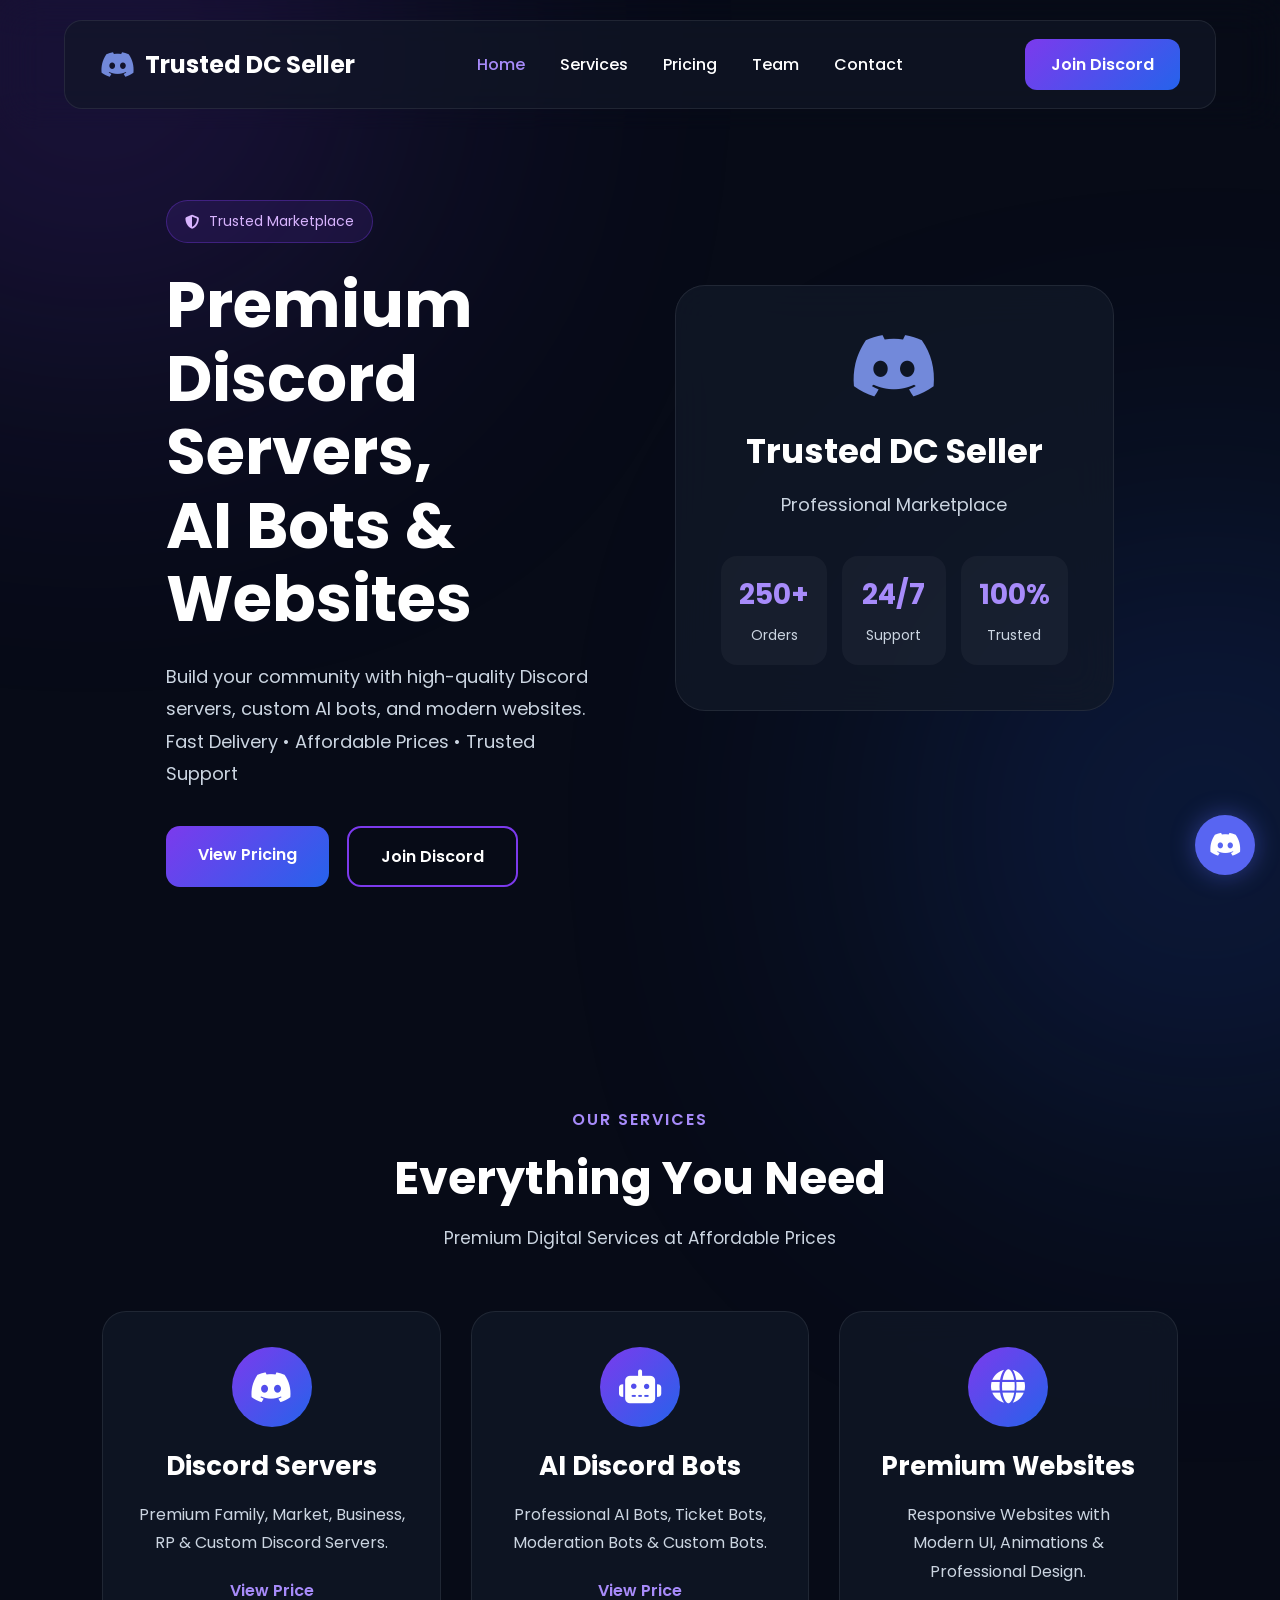
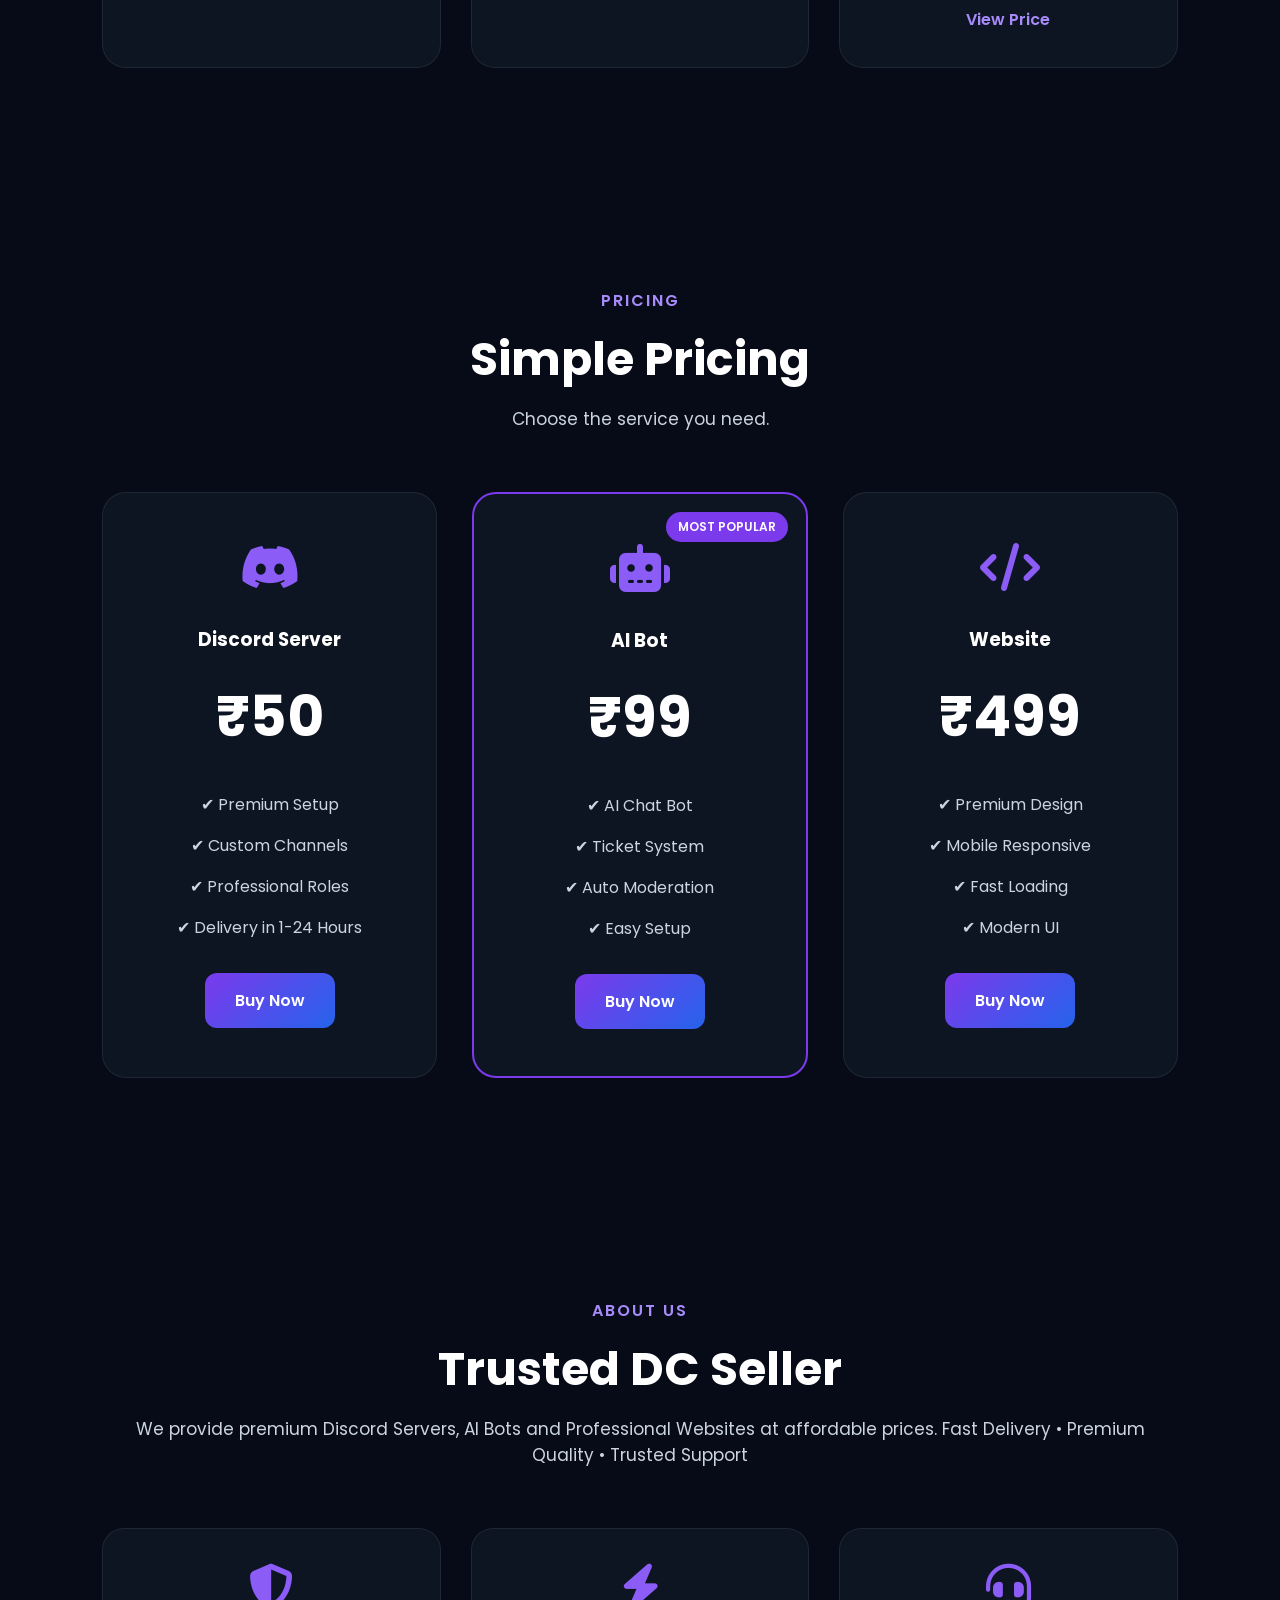
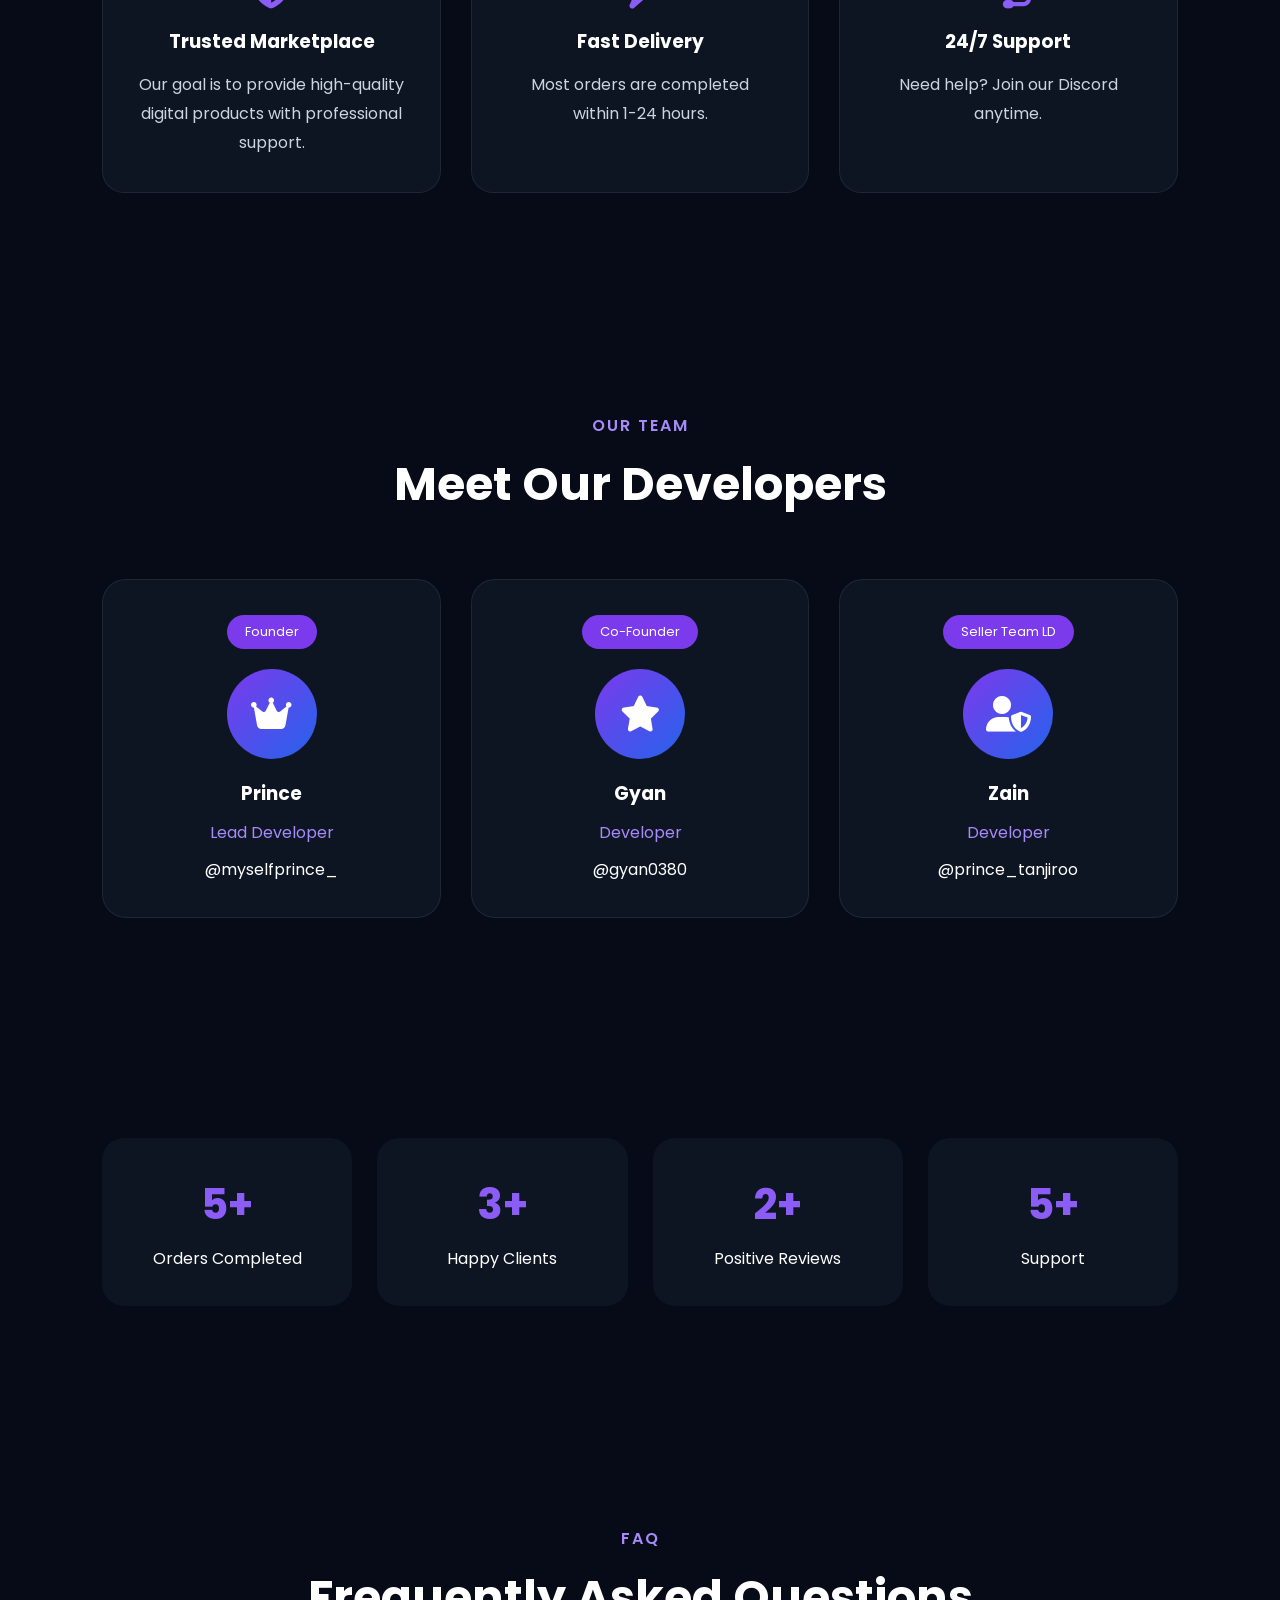
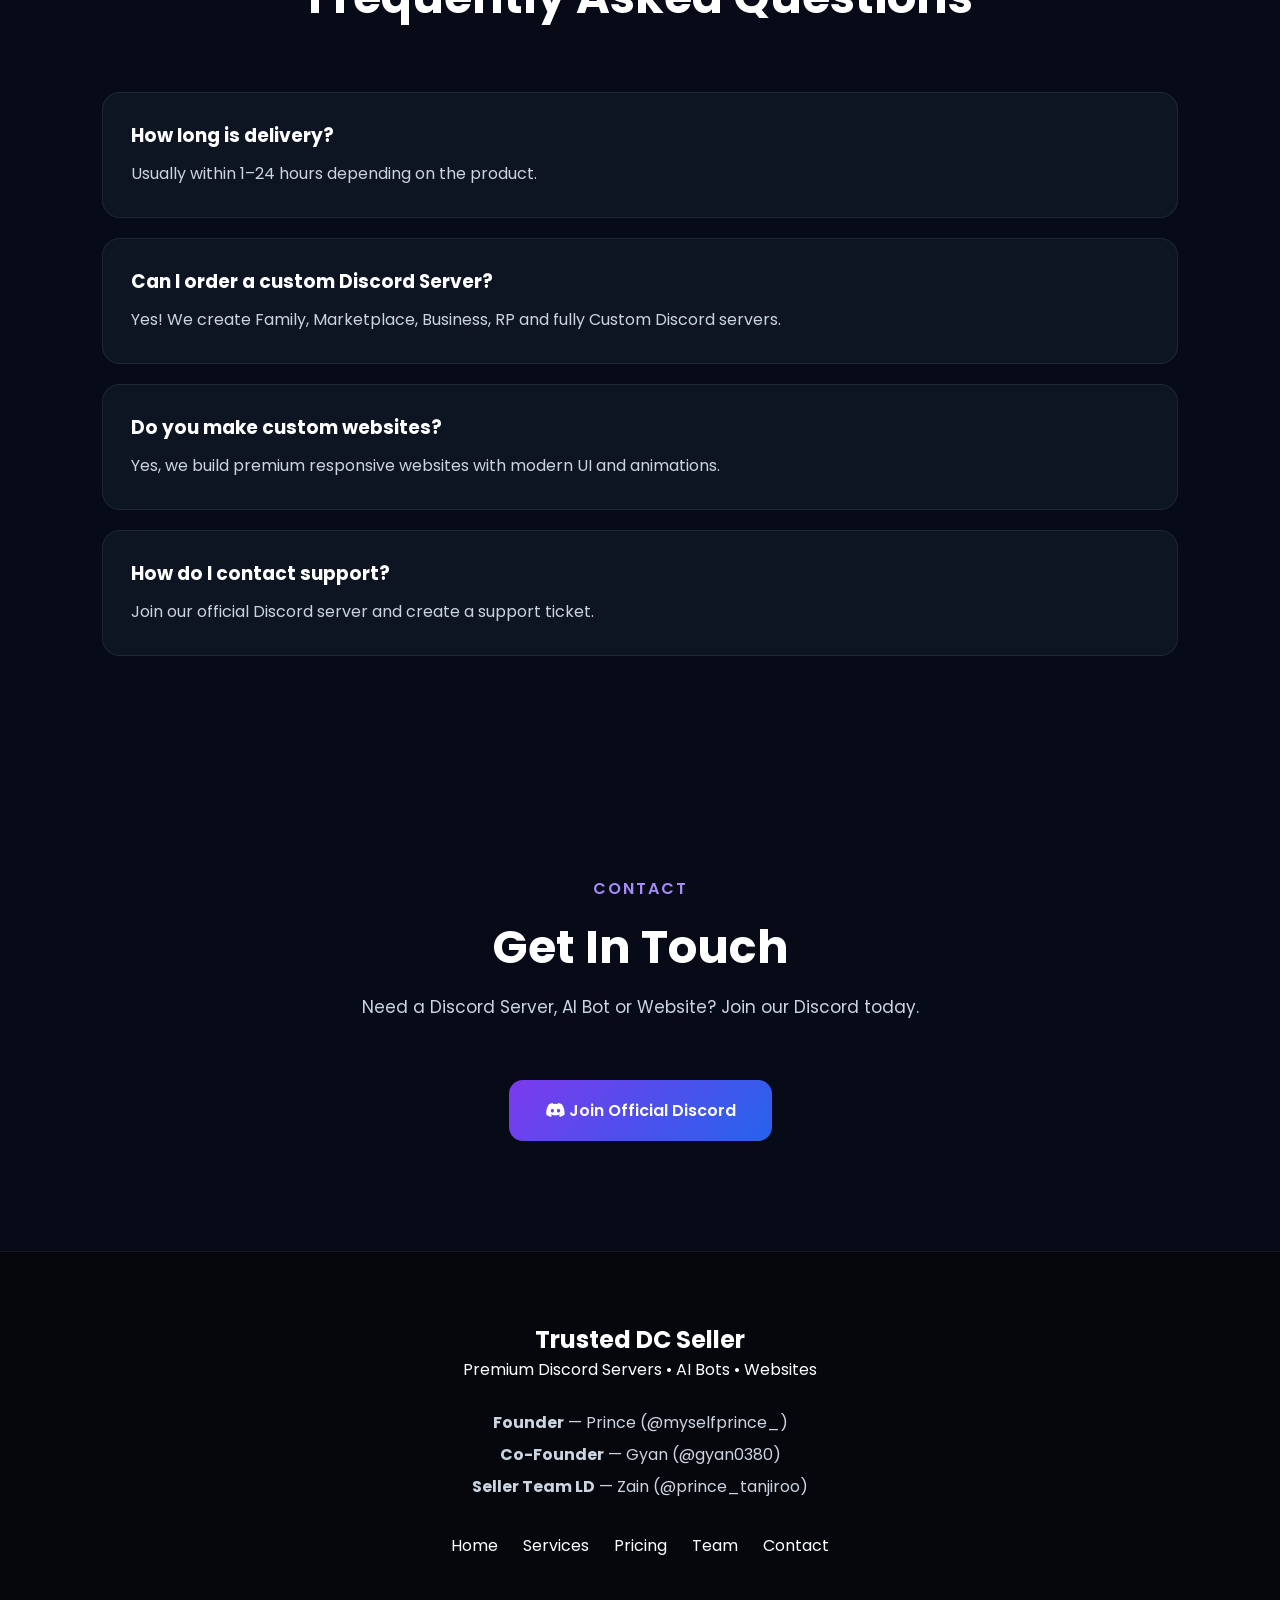
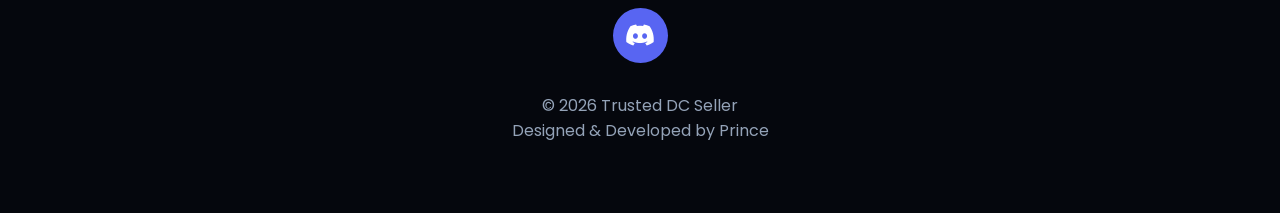
<file: index.html>
<!DOCTYPE html>
<html lang="en">

<head>

<meta charset="UTF-8">
<meta name="viewport" content="width=device-width, initial-scale=1.0">

<title>Trusted DC Seller | Premium Discord Servers</title>

<meta name="description"
content="Buy Premium Discord Servers, AI Bots & Websites at affordable prices.">

<link rel="stylesheet" href="style.css">

<link rel="preconnect" href="https://fonts.googleapis.com">
<link rel="preconnect" href="https://fonts.gstatic.com" crossorigin>

<link href="https://fonts.googleapis.com/css2?family=Poppins:wght@300;400;500;600;700;800&display=swap" rel="stylesheet">

<link rel="stylesheet"
href="https://cdnjs.cloudflare.com/ajax/libs/font-awesome/6.7.0/css/all.min.css">

</head>

<body>

<!-- Background -->

<div class="bg-blur bg1"></div>
<div class="bg-blur bg2"></div>

<!-- Navbar -->

<header>

<nav class="navbar">

<a href="#" class="logo">

<i class="fa-brands fa-discord"></i>

<span>Trusted DC Seller</span>

</a>

<ul class="nav-links">

<li><a href="#home">Home</a></li>

<li><a href="#services">Services</a></li>

<li><a href="#pricing">Pricing</a></li>

<li><a href="#team">Team</a></li>

<li><a href="#contact">Contact</a></li>

</ul>

<a href="https://discord.gg/3xh2aJM4d"
target="_blank"
class="discord-btn">

Join Discord

</a>

</nav>

</header>

<!-- Hero -->

<section class="hero" id="home">

<div class="hero-left">

<div class="hero-tag">

<i class="fa-solid fa-shield-halved"></i>

Trusted Marketplace

</div>

<h1>

Premium Discord Servers,<br>

AI Bots & Websites

</h1>

<p>

Build your community with high-quality Discord servers,
custom AI bots, and modern websites.

Fast Delivery • Affordable Prices • Trusted Support

</p>

<div class="hero-buttons">

<a href="#pricing" class="btn-primary">

View Pricing

</a>

<a href="https://discord.gg/3xh2aJM4d"

target="_blank"

class="btn-secondary">

Join Discord

</a>

</div>

</div>

<div class="hero-right">

<div class="hero-card">

<i class="fa-brands fa-discord"></i>

<h2>Trusted DC Seller</h2>

<p>

Professional Marketplace

</p>

<div class="hero-stats">

<div>

<h3>250+</h3>

<span>Orders</span>

</div>

<div>

<h3>24/7</h3>

<span>Support</span>

</div>

<div>

<h3>100%</h3>

<span>Trusted</span>

</div>

</div>

</div>

</div>

</section>
<!-- ===================================
        SERVICES
=================================== -->

<section class="services" id="services">

<div class="section-title">

<span>OUR SERVICES</span>

<h2>Everything You Need</h2>

<p>
Premium Digital Services at Affordable Prices
</p>

</div>

<div class="service-grid">

<div class="service-card">

<div class="service-icon">

<i class="fa-brands fa-discord"></i>

</div>

<h3>Discord Servers</h3>

<p>

Premium Family, Market,
Business, RP & Custom
Discord Servers.

</p>

<a href="#pricing">

View Price

</a>

</div>

<div class="service-card">

<div class="service-icon">

<i class="fa-solid fa-robot"></i>

</div>

<h3>AI Discord Bots</h3>

<p>

Professional AI Bots,
Ticket Bots,
Moderation Bots &
Custom Bots.

</p>

<a href="#pricing">

View Price

</a>

</div>

<div class="service-card">

<div class="service-icon">

<i class="fa-solid fa-globe"></i>

</div>

<h3>Premium Websites</h3>

<p>

Responsive Websites
with Modern UI,
Animations &
Professional Design.

</p>

<a href="#pricing">

View Price

</a>

</div>

</div>

</section>


<!-- ===================================
        PRICING
=================================== -->

<section class="pricing" id="pricing">

<div class="section-title">

<span>PRICING</span>

<h2>Simple Pricing</h2>

<p>

Choose the service you need.

</p>

</div>

<div class="pricing-grid">


<!-- Discord -->

<div class="price-card">

<div class="price-icon">

<i class="fa-brands fa-discord"></i>

</div>

<h3>Discord Server</h3>

<h1>

₹50

</h1>

<ul>

<li>

✔ Premium Setup

</li>

<li>

✔ Custom Channels

</li>

<li>

✔ Professional Roles

</li>

<li>

✔ Delivery in 1-24 Hours

</li>

</ul>

<a href="https://discord.gg/3xh2aJM4d"

target="_blank"

class="buy-btn">

Buy Now

</a>

</div>



<!-- AI BOT -->

<div class="price-card featured">

<div class="popular">

MOST POPULAR

</div>

<div class="price-icon">

<i class="fa-solid fa-robot"></i>

</div>

<h3>AI Bot</h3>

<h1>

₹99

</h1>

<ul>

<li>

✔ AI Chat Bot

</li>

<li>

✔ Ticket System

</li>

<li>

✔ Auto Moderation

</li>

<li>

✔ Easy Setup

</li>

</ul>

<a href="https://discord.gg/3xh2aJM4d"

target="_blank"

class="buy-btn">

Buy Now

</a>

</div>



<!-- WEBSITE -->

<div class="price-card">

<div class="price-icon">

<i class="fa-solid fa-code"></i>

</div>

<h3>Website</h3>

<h1>

₹499

</h1>

<ul>

<li>

✔ Premium Design

</li>

<li>

✔ Mobile Responsive

</li>

<li>

✔ Fast Loading

</li>

<li>

✔ Modern UI

</li>

</ul>

<a href="https://discord.gg/3xh2aJM4d"

target="_blank"

class="buy-btn">

Buy Now

</a>

</div>

</div>

</section>
<!-- ===================================
        ABOUT
=================================== -->

<section class="about" id="about">

<div class="section-title">

<span>ABOUT US</span>

<h2>Trusted DC Seller</h2>

<p>

We provide premium Discord Servers, AI Bots and
Professional Websites at affordable prices.

Fast Delivery • Premium Quality • Trusted Support

</p>

</div>

<div class="about-box">

<div class="about-card">

<i class="fa-solid fa-shield-halved"></i>

<h3>Trusted Marketplace</h3>

<p>

Our goal is to provide high-quality digital products
with professional support.

</p>

</div>

<div class="about-card">

<i class="fa-solid fa-bolt"></i>

<h3>Fast Delivery</h3>

<p>

Most orders are completed within
1-24 hours.

</p>

</div>

<div class="about-card">

<i class="fa-solid fa-headset"></i>

<h3>24/7 Support</h3>

<p>

Need help?
Join our Discord anytime.

</p>

</div>

</div>

</section>



<!-- ===================================
        TEAM
=================================== -->

<section id="team" class="team">

<div class="section-title">

<span>OUR TEAM</span>

<h2>Meet Our Developers</h2>

</div>

<div class="team-grid">


<!-- Founder -->

<div class="team-card">

<div class="team-role founder">

Founder

</div>

<div class="team-icon">

<i class="fa-solid fa-crown"></i>

</div>

<h3>Prince</h3>

<p class="position">

Lead Developer

</p>

<p>

@myselfprince_

</p>

</div>



<!-- Co Founder -->

<div class="team-card">

<div class="team-role cofounder">

Co-Founder

</div>

<div class="team-icon">

<i class="fa-solid fa-star"></i>

</div>

<h3>Gyan</h3>

<p class="position">

Developer

</p>

<p>

@gyan0380

</p>

</div>



<!-- Seller Team -->

<div class="team-card">

<div class="team-role seller">

Seller Team LD

</div>

<div class="team-icon">

<i class="fa-solid fa-user-shield"></i>

</div>

<h3>Zain</h3>

<p class="position">

Developer

</p>

<p>

@prince_tanjiroo

</p>

</div>

</div>

</section>



<!-- ===================================
        LIVE STATS
=================================== -->

<section class="stats">

<div class="stat-box">

<h2>250+</h2>

<p>Orders Completed</p>

</div>

<div class="stat-box">

<h2>150+</h2>

<p>Happy Clients</p>

</div>

<div class="stat-box">

<h2>99%</h2>

<p>Positive Reviews</p>

</div>

<div class="stat-box">

<h2>24/7</h2>

<p>Support</p>

</div>

</section>
<!-- ===================================
        FAQ
=================================== -->

<section class="faq" id="faq">

<div class="section-title">

<span>FAQ</span>

<h2>Frequently Asked Questions</h2>

</div>

<div class="faq-container">

<div class="faq-item">

<h3>How long is delivery?</h3>

<p>
Usually within 1–24 hours depending on the product.
</p>

</div>

<div class="faq-item">

<h3>Can I order a custom Discord Server?</h3>

<p>
Yes! We create Family, Marketplace, Business, RP and fully Custom Discord servers.
</p>

</div>

<div class="faq-item">

<h3>Do you make custom websites?</h3>

<p>
Yes, we build premium responsive websites with modern UI and animations.
</p>

</div>

<div class="faq-item">

<h3>How do I contact support?</h3>

<p>
Join our official Discord server and create a support ticket.
</p>

</div>

</div>

</section>



<!-- ===================================
        CONTACT
=================================== -->

<section class="contact" id="contact">

<div class="section-title">

<span>CONTACT</span>

<h2>Get In Touch</h2>

<p>

Need a Discord Server, AI Bot or Website?
Join our Discord today.

</p>

</div>

<div class="contact-box">

<a href="https://discord.gg/3xh2aJM4d"
target="_blank"
class="contact-btn">

<i class="fa-brands fa-discord"></i>

Join Official Discord

</a>

</div>

</section>



<!-- ===================================
        FOOTER
=================================== -->

<footer>

<div class="footer-content">

<h2>Trusted DC Seller</h2>

<p>

Premium Discord Servers • AI Bots • Websites

</p>

<div class="footer-team">

<p><strong>Founder</strong> — Prince (@myselfprince_)</p>

<p><strong>Co-Founder</strong> — Gyan (@gyan0380)</p>

<p><strong>Seller Team LD</strong> — Zain (@prince_tanjiroo)</p>

</div>

<div class="footer-links">

<a href="#home">Home</a>

<a href="#services">Services</a>

<a href="#pricing">Pricing</a>

<a href="#team">Team</a>

<a href="#contact">Contact</a>

</div>

<div class="footer-social">

<a href="https://discord.gg/3xh2aJM4d" target="_blank">

<i class="fa-brands fa-discord"></i>

</a>

</div>

<p class="copyright">

© 2026 Trusted DC Seller

<br>

Designed & Developed by Prince

</p>

</div>

</footer>



<!-- Floating Discord Button -->

<a href="https://discord.gg/3xh2aJM4d"
target="_blank"
class="floating-discord">

<i class="fa-brands fa-discord"></i>

</a>



<!-- Back To Top -->

<button id="topBtn">

<i class="fa-solid fa-arrow-up"></i>

</button>



<script src="script.js"></script>

</body>
</html>
</file>
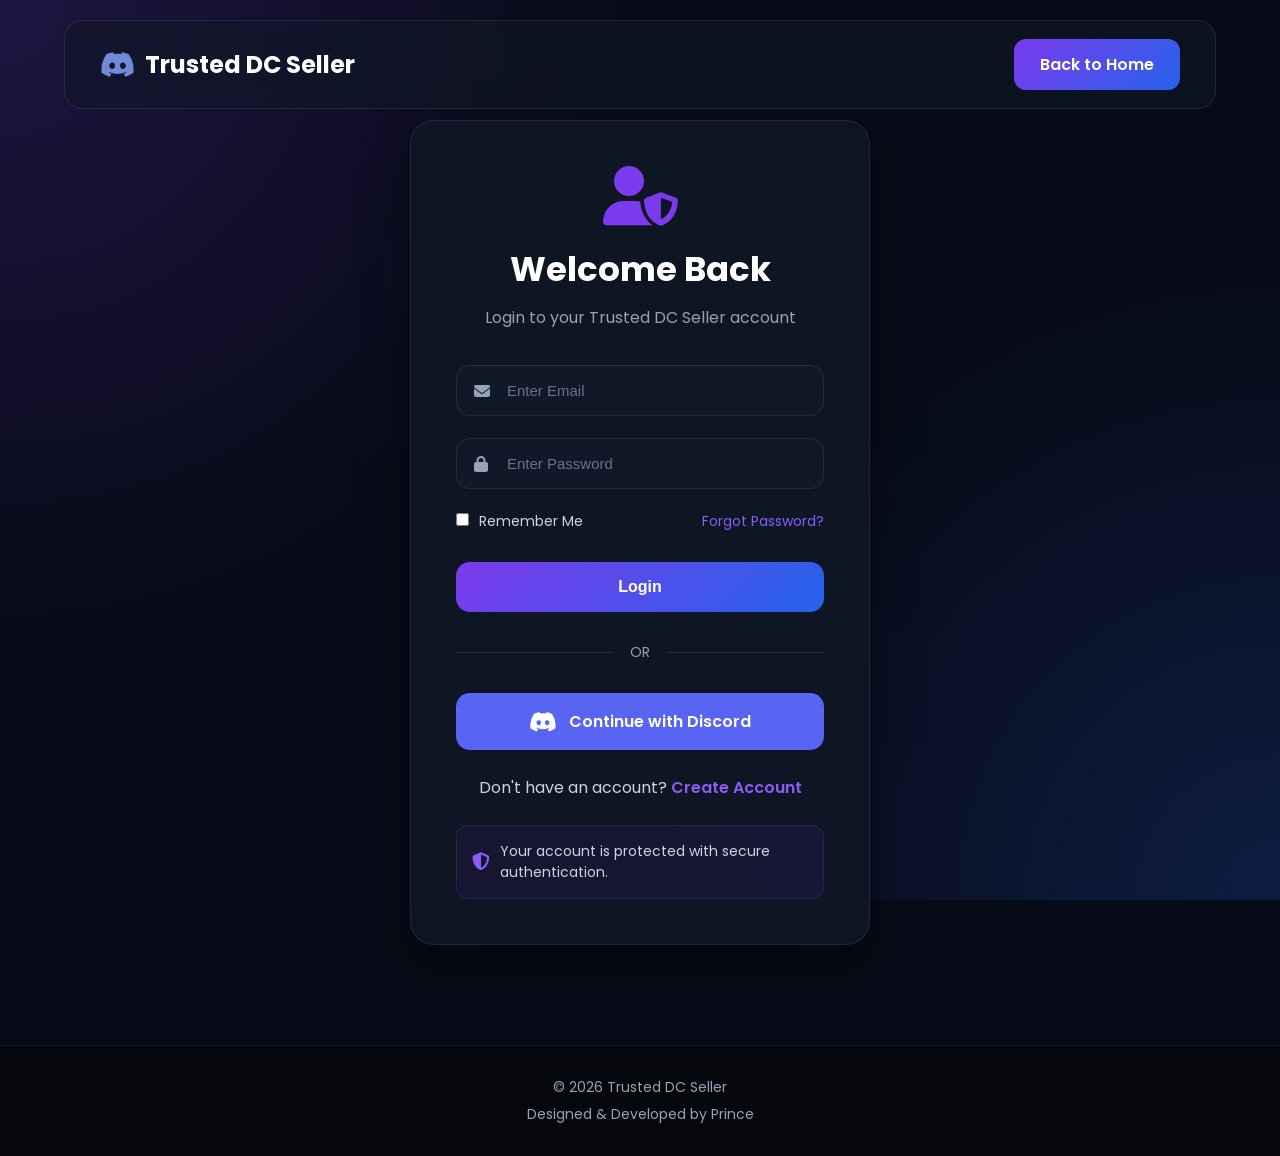
<file: login.html>
<!DOCTYPE html>
<html lang="en">

<head>

    <meta charset="UTF-8">
    <meta name="viewport" content="width=device-width, initial-scale=1.0">

    <title>Login | Trusted DC Seller</title>

    <link rel="stylesheet" href="style.css">

    <link rel="preconnect" href="https://fonts.googleapis.com">

    <link rel="preconnect" href="https://fonts.gstatic.com" crossorigin>

    <link href="https://fonts.googleapis.com/css2?family=Poppins:wght@300;400;500;600;700;800&display=swap" rel="stylesheet">

    <link rel="stylesheet"
        href="https://cdnjs.cloudflare.com/ajax/libs/font-awesome/6.7.0/css/all.min.css">

</head>

<body>

<div class="login-bg"></div>

<header>

<nav class="navbar">

<a href="index.html" class="logo">

<i class="fa-brands fa-discord"></i>

<span>Trusted DC Seller</span>

</a>

<a href="index.html" class="discord-btn">

Back to Home

</a>

</nav>

</header>

<section class="login-page">

<div class="login-card">

<div class="login-top">

<i class="fa-solid fa-user-shield"></i>

<h2>Welcome Back</h2>

<p>

Login to your Trusted DC Seller account

</p>

</div>

<form id="loginForm">

<div class="input-box">

<i class="fa-solid fa-envelope"></i>

<input
type="email"
id="email"
placeholder="Enter Email"
required>

</div>

<div class="input-box">

<i class="fa-solid fa-lock"></i>

<input
type="password"
id="password"
placeholder="Enter Password"
required>

</div>

<div class="remember">

<label>

<input type="checkbox">

Remember Me

</label>

<a href="#">

Forgot Password?

</a>

</div>

<button
type="submit"
class="login-btn">

Login

</button>
<!-- Divider -->

<div class="login-divider">

<span>OR</span>

</div>

<!-- Discord Login Button -->

<a href="https://discord.gg/3xh2aJM4d"

target="_blank"

class="discord-login">

<i class="fa-brands fa-discord"></i>

Continue with Discord

</a>

<!-- Register -->

<div class="register-link">

<p>

Don't have an account?

<a href="register.html">

Create Account

</a>

</p>

</div>

<!-- Security Notice -->

<div class="login-info">

<i class="fa-solid fa-shield-halved"></i>

<span>

Your account is protected with secure authentication.

</span>

</div>

</form>

</div>

</section>

<footer class="login-footer">

<p>

© 2026 Trusted DC Seller

</p>

<p>

Designed & Developed by Prince

</p>

</footer>

<script src="script.js"></script>

</body>
</html>
</file>
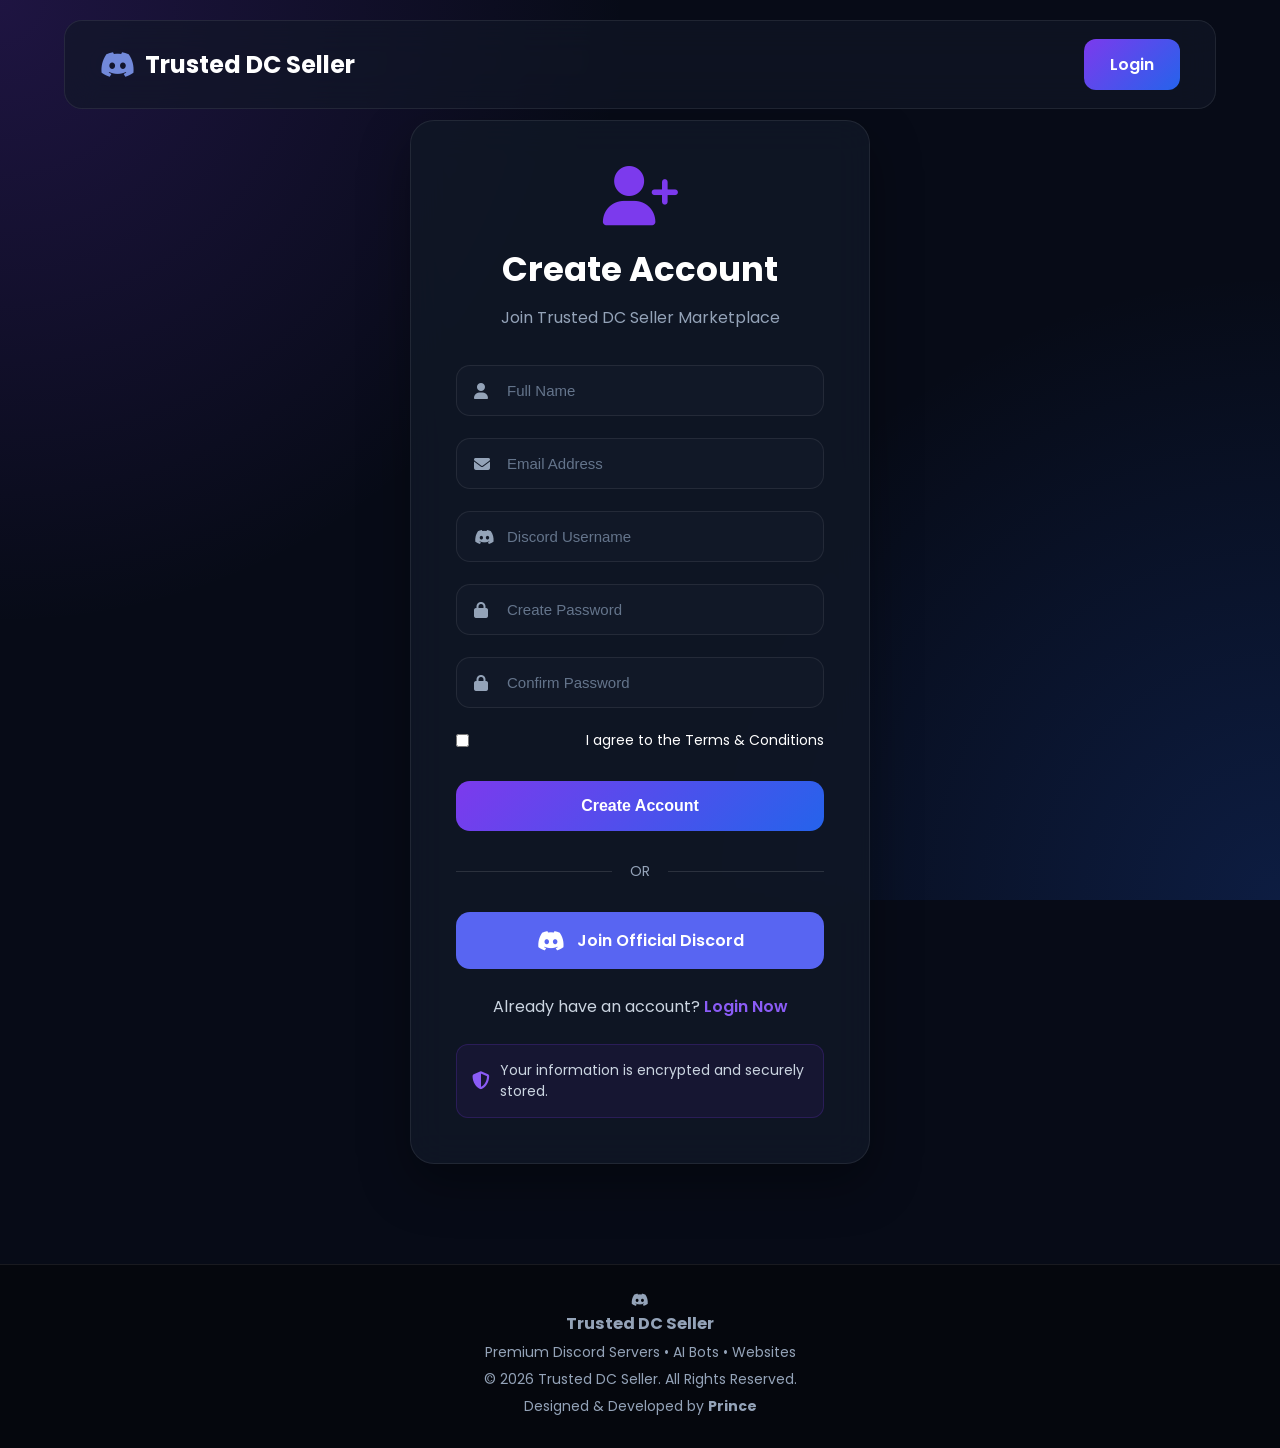
<file: register.html>
<!DOCTYPE html>
<html lang="en">

<head>

<meta charset="UTF-8">
<meta name="viewport" content="width=device-width, initial-scale=1.0">

<title>Create Account | Trusted DC Seller</title>

<link rel="stylesheet" href="style.css">

<link rel="preconnect" href="https://fonts.googleapis.com">

<link rel="preconnect" href="https://fonts.gstatic.com" crossorigin>

<link href="https://fonts.googleapis.com/css2?family=Poppins:wght@300;400;500;600;700;800&display=swap" rel="stylesheet">

<link rel="stylesheet"
href="https://cdnjs.cloudflare.com/ajax/libs/font-awesome/6.7.0/css/all.min.css">

</head>

<body>

<div class="login-bg"></div>

<header>

<nav class="navbar">

<a href="index.html" class="logo">

<i class="fa-brands fa-discord"></i>

<span>Trusted DC Seller</span>

</a>

<a href="login.html" class="discord-btn">

Login

</a>

</nav>

</header>

<section class="login-page">

<div class="login-card">

<div class="login-top">

<i class="fa-solid fa-user-plus"></i>

<h2>Create Account</h2>

<p>

Join Trusted DC Seller Marketplace

</p>

</div>

<form id="registerForm">

<div class="input-box">

<i class="fa-solid fa-user"></i>

<input
type="text"
id="fullname"
placeholder="Full Name"
required>

</div>

<div class="input-box">

<i class="fa-solid fa-envelope"></i>

<input
type="email"
id="email"
placeholder="Email Address"
required>

</div>

<div class="input-box">

<i class="fa-brands fa-discord"></i>

<input
type="text"
id="discord"
placeholder="Discord Username"
required>

</div>

<div class="input-box">

<i class="fa-solid fa-lock"></i>

<input
type="password"
id="password"
placeholder="Create Password"
required>

</div>

<div class="input-box">

<i class="fa-solid fa-lock"></i>

<input
type="password"
id="confirmPassword"
placeholder="Confirm Password"
required>

</div>

<label class="remember">

<input type="checkbox" required>

I agree to the Terms & Conditions

</label>

<button
type="submit"
class="login-btn">

Create Account

</button>
<!-- Divider -->

<div class="login-divider">

<span>OR</span>

</div>

<!-- Discord Join -->

<a href="https://discord.gg/3xh2aJM4d"

target="_blank"

class="discord-login">

<i class="fa-brands fa-discord"></i>

Join Official Discord

</a>

<!-- Login Link -->

<div class="register-link">

<p>

Already have an account?

<a href="login.html">

Login Now

</a>

</p>

</div>

<!-- Security Notice -->

<div class="login-info">

<i class="fa-solid fa-shield-halved"></i>

<span>

Your information is encrypted and securely stored.

</span>

</div>

</form>

</div>

</section>

<footer class="login-footer">

<div class="footer-logo">

<i class="fa-brands fa-discord"></i>

<h3>Trusted DC Seller</h3>

</div>

<p>

Premium Discord Servers • AI Bots • Websites

</p>

<p>

© 2026 Trusted DC Seller. All Rights Reserved.

</p>

<p>

Designed & Developed by <strong>Prince</strong>

</p>

</footer>

<script src="script.js"></script>

</body>
</html>
</file>
<file: style.css>
/* ==========================================
   TRUSTED DC SELLER V6
   CSS PART 1
========================================== */

@import url('https://fonts.googleapis.com/css2?family=Poppins:wght@300;400;500;600;700;800&display=swap');

:root{

--primary:#7c3aed;
--secondary:#2563eb;
--bg:#070b17;
--card:#111827;
--white:#ffffff;
--text:#cbd5e1;
--border:rgba(255,255,255,.08);

}

*{
margin:0;
padding:0;
box-sizing:border-box;
scroll-behavior:smooth;
}

body{

font-family:'Poppins',sans-serif;
background:var(--bg);
color:var(--white);
overflow-x:hidden;

}

/* Scrollbar */

::-webkit-scrollbar{

width:10px;

}

::-webkit-scrollbar-thumb{

background:var(--primary);
border-radius:20px;

}

::-webkit-scrollbar-track{

background:#090d18;

}


/* Background */

.bg-blur{

position:fixed;

width:550px;
height:550px;

border-radius:50%;

filter:blur(170px);

z-index:-5;

opacity:.25;

}

.bg1{

background:#7c3aed;

top:-220px;
left:-180px;

}

.bg2{

background:#2563eb;

right:-200px;
bottom:-200px;

}


/* Navbar */

header{

width:100%;

position:fixed;

top:0;

left:0;

z-index:999;

padding:20px 0;

}

.navbar{

width:90%;

margin:auto;

display:flex;

align-items:center;

justify-content:space-between;

padding:18px 35px;

background:rgba(17,24,39,.65);

backdrop-filter:blur(18px);

border:1px solid var(--border);

border-radius:18px;

}

.logo{

display:flex;

align-items:center;

gap:10px;

font-size:24px;

font-weight:700;

color:white;

text-decoration:none;

}

.logo i{

color:#7289da;

font-size:28px;

}

.nav-links{

display:flex;

list-style:none;

gap:35px;

}

.nav-links a{

text-decoration:none;

color:white;

font-weight:500;

transition:.3s;

}

.nav-links a:hover{

color:#a78bfa;

}

.discord-btn{

padding:13px 26px;

background:linear-gradient(135deg,var(--primary),var(--secondary));

border-radius:12px;

text-decoration:none;

color:white;

font-weight:600;

transition:.35s;

}

.discord-btn:hover{

transform:translateY(-4px);

box-shadow:0 0 25px rgba(124,58,237,.45);

}


/* Hero */

.hero{

width:90%;

margin:auto;

min-height:100vh;

display:grid;

grid-template-columns:1fr 1fr;

align-items:center;

gap:70px;

}

.hero-left{

padding-top:90px;

}

.hero-tag{

display:inline-flex;

align-items:center;

gap:10px;

padding:10px 18px;

background:rgba(124,58,237,.12);

border:1px solid rgba(124,58,237,.35);

border-radius:40px;

color:#d8b4fe;

font-size:14px;

margin-bottom:25px;

}

.hero h1{

font-size:64px;

line-height:1.15;

margin-bottom:25px;

}

.hero p{

font-size:18px;

line-height:1.8;

color:var(--text);

margin-bottom:35px;

max-width:620px;

}

.hero-buttons{

display:flex;

gap:18px;

}

.btn-primary{

padding:16px 32px;

background:linear-gradient(135deg,var(--primary),var(--secondary));

border-radius:14px;

color:white;

text-decoration:none;

font-weight:600;

transition:.35s;

}

.btn-secondary{

padding:16px 32px;

border:2px solid var(--primary);

border-radius:14px;

text-decoration:none;

color:white;

font-weight:600;

transition:.35s;

}

.btn-primary:hover,
.btn-secondary:hover{

transform:translateY(-5px);

box-shadow:0 0 25px rgba(124,58,237,.4);

}


/* Hero Card */

.hero-card{

background:rgba(17,24,39,.8);

border:1px solid var(--border);

border-radius:30px;

padding:45px;

text-align:center;

backdrop-filter:blur(20px);

}

.hero-card i{

font-size:70px;

color:#7289da;

margin-bottom:25px;

}

.hero-card h2{

font-size:34px;

margin-bottom:12px;

}

.hero-card p{

color:var(--text);

margin-bottom:35px;

}

.hero-stats{

display:grid;

grid-template-columns:repeat(3,1fr);

gap:15px;

}

.hero-stats div{

padding:18px;

background:rgba(255,255,255,.04);

border-radius:16px;

}

.hero-stats h3{

font-size:28px;

color:#a78bfa;

margin-bottom:6px;

}

.hero-stats span{

font-size:14px;

color:var(--text);

}

/* Common Section */

section{

padding:110px 8%;

}

.section-title{

text-align:center;

margin-bottom:60px;

}

.section-title span{

color:#a78bfa;

font-weight:600;

letter-spacing:2px;

}

.section-title h2{

font-size:46px;

margin:12px 0;

}

.section-title p{

color:var(--text);

font-size:17px;

}
/* ==========================================
   TRUSTED DC SELLER V6
   CSS PART 2
========================================== */

/* SERVICES */

.service-grid{
display:grid;
grid-template-columns:repeat(auto-fit,minmax(300px,1fr));
gap:30px;
}

.service-card{
background:rgba(17,24,39,.75);
border:1px solid var(--border);
border-radius:24px;
padding:35px;
text-align:center;
transition:.35s;
backdrop-filter:blur(15px);
}

.service-card:hover{
transform:translateY(-10px);
box-shadow:0 15px 40px rgba(124,58,237,.25);
}

.service-icon{
width:80px;
height:80px;
margin:auto;
display:flex;
align-items:center;
justify-content:center;
border-radius:50%;
background:linear-gradient(135deg,var(--primary),var(--secondary));
font-size:34px;
margin-bottom:20px;
}

.service-card h3{
margin-bottom:15px;
font-size:26px;
}

.service-card p{
color:var(--text);
line-height:1.8;
margin-bottom:20px;
}

.service-card a{
color:#a78bfa;
text-decoration:none;
font-weight:600;
}

/* PRICING */

.pricing-grid{
display:grid;
grid-template-columns:repeat(auto-fit,minmax(300px,1fr));
gap:35px;
}

.price-card{
background:rgba(17,24,39,.75);
border:1px solid var(--border);
border-radius:24px;
padding:40px;
position:relative;
text-align:center;
transition:.35s;
}

.price-card:hover{
transform:translateY(-12px);
box-shadow:0 20px 45px rgba(37,99,235,.30);
}

.featured{
border:2px solid var(--primary);
}

.popular{
position:absolute;
top:18px;
right:18px;
background:var(--primary);
padding:6px 12px;
border-radius:30px;
font-size:12px;
font-weight:600;
}

.price-icon{
font-size:48px;
margin-bottom:20px;
color:#8b5cf6;
}

.price-card h1{
font-size:56px;
margin:20px 0;
color:#fff;
}

.price-card ul{
list-style:none;
margin:25px 0;
}

.price-card ul li{
padding:8px 0;
color:var(--text);
}

.buy-btn{
display:inline-block;
padding:15px 30px;
background:linear-gradient(135deg,var(--primary),var(--secondary));
border-radius:12px;
text-decoration:none;
color:#fff;
font-weight:600;
}

/* ABOUT */

.about-box{
display:grid;
grid-template-columns:repeat(auto-fit,minmax(280px,1fr));
gap:30px;
}

.about-card{
background:rgba(17,24,39,.75);
padding:35px;
border-radius:22px;
border:1px solid var(--border);
text-align:center;
}

.about-card i{
font-size:45px;
color:#8b5cf6;
margin-bottom:18px;
}

.about-card p{
margin-top:15px;
color:var(--text);
line-height:1.8;
}

/* TEAM */

.team-grid{
display:grid;
grid-template-columns:repeat(auto-fit,minmax(300px,1fr));
gap:30px;
}

.team-card{
background:rgba(17,24,39,.75);
border:1px solid var(--border);
border-radius:24px;
padding:35px;
text-align:center;
transition:.35s;
}

.team-card:hover{
transform:translateY(-10px);
}

.team-role{
display:inline-block;
padding:7px 18px;
border-radius:30px;
font-size:13px;
margin-bottom:20px;
background:#7c3aed;
}

.team-icon{
width:90px;
height:90px;
margin:auto;
border-radius:50%;
display:flex;
align-items:center;
justify-content:center;
background:linear-gradient(135deg,var(--primary),var(--secondary));
font-size:36px;
margin-bottom:20px;
}

.position{
color:#a78bfa;
margin:12px 0;
}

/* STATS */

.stats{
display:grid;
grid-template-columns:repeat(auto-fit,minmax(220px,1fr));
gap:25px;
}

.stat-box{
background:rgba(17,24,39,.75);
padding:35px;
border-radius:22px;
text-align:center;
}

.stat-box h2{
font-size:42px;
color:#8b5cf6;
margin-bottom:10px;
}

/* FAQ */

.faq-container{
display:grid;
gap:20px;
}

.faq-item{
background:rgba(17,24,39,.75);
padding:28px;
border-radius:18px;
border:1px solid var(--border);
}

.faq-item h3{
margin-bottom:10px;
}

.faq-item p{
color:var(--text);
line-height:1.8;
}

/* CONTACT */

.contact-box{
display:flex;
justify-content:center;
}

.contact-btn{
padding:18px 36px;
border-radius:14px;
background:linear-gradient(135deg,var(--primary),var(--secondary));
text-decoration:none;
color:#fff;
font-weight:600;
}

/* FOOTER */

footer{
padding:70px 8%;
background:#05070d;
text-align:center;
border-top:1px solid var(--border);
}

.footer-team{
margin:25px 0;
color:var(--text);
line-height:2;
}

.footer-links{
display:flex;
justify-content:center;
flex-wrap:wrap;
gap:25px;
margin:30px 0;
}

.footer-links a{
color:white;
text-decoration:none;
}

.footer-social a{
display:inline-flex;
align-items:center;
justify-content:center;
width:55px;
height:55px;
background:#5865F2;
border-radius:50%;
color:white;
font-size:24px;
text-decoration:none;
margin-top:20px;
}

.copyright{
margin-top:30px;
color:#94a3b8;
}

/* FLOATING DISCORD */

.floating-discord{
position:fixed;
bottom:25px;
right:25px;
width:60px;
height:60px;
display:flex;
align-items:center;
justify-content:center;
background:#5865F2;
border-radius:50%;
color:#fff;
font-size:26px;
text-decoration:none;
box-shadow:0 0 25px rgba(88,101,242,.45);
z-index:999;
}

/* TOP BUTTON */

#topBtn{
position:fixed;
bottom:100px;
right:25px;
width:55px;
height:55px;
border:none;
border-radius:50%;
background:linear-gradient(135deg,var(--primary),var(--secondary));
color:white;
font-size:22px;
cursor:pointer;
}

/* RESPONSIVE */

@media(max-width:900px){

.navbar{
flex-direction:column;
gap:20px;
}

.nav-links{
flex-wrap:wrap;
justify-content:center;
}

.hero{
grid-template-columns:1fr;
text-align:center;
}

.hero h1{
font-size:42px;
}

.hero-buttons{
justify-content:center;
}

.hero-card{
margin-top:20px;
}

.hero-stats{
grid-template-columns:1fr;
}

}
.hidden{
opacity:0;
transform:translateY(60px);
transition:1s;
}

.show{
opacity:1;
transform:translateY(0);
}

.nav-links a.active{
color:#a78bfa;
}

#topBtn{
display:none;
justify-content:center;
align-items:center;
}
/* Ripple Effect */

.btn-primary,
.btn-secondary,
.buy-btn,
.contact-btn,
.discord-btn{

position:relative;
overflow:hidden;

}

.ripple{

position:absolute;

border-radius:50%;

transform:scale(0);

background:rgba(255,255,255,.4);

animation:ripple .6s linear;

pointer-events:none;

}

@keyframes ripple{

to{

transform:scale(4);

opacity:0;

}

}

/* Smooth Animation */

.service-card,
.price-card,
.team-card,
.about-card,
.hero-card{

transition:.35s ease;

}

/* Loaded */

.loaded{

animation:fadeIn .8s ease;

}

@keyframes fadeIn{

from{

opacity:0;

transform:translateY(20px);

}

to{

opacity:1;

transform:translateY(0);

}

}
/* ==========================================
   LOGIN PAGE CSS - PART 1
========================================== */

/* Login Background */

.login-bg{
    position:fixed;
    inset:0;
    z-index:-10;
    background:
    radial-gradient(circle at top left,#7c3aed33,transparent 40%),
    radial-gradient(circle at bottom right,#2563eb33,transparent 40%),
    #070b17;
}

/* Login Page */

.login-page{
    min-height:100vh;
    display:flex;
    justify-content:center;
    align-items:center;
    padding:120px 20px 60px;
}

/* Login Card */

.login-card{
    width:100%;
    max-width:460px;
    background:rgba(17,24,39,.82);
    border:1px solid rgba(255,255,255,.08);
    border-radius:24px;
    padding:45px;
    backdrop-filter:blur(18px);
    box-shadow:0 20px 50px rgba(0,0,0,.35);
}

/* Login Header */

.login-top{
    text-align:center;
    margin-bottom:35px;
}

.login-top i{
    font-size:60px;
    color:#7c3aed;
    margin-bottom:18px;
}

.login-top h2{
    font-size:34px;
    margin-bottom:10px;
}

.login-top p{
    color:#94a3b8;
}

/* Input */

.input-box{
    position:relative;
    margin-bottom:22px;
}

.input-box i{
    position:absolute;
    left:18px;
    top:50%;
    transform:translateY(-50%);
    color:#94a3b8;
}

.input-box input{
    width:100%;
    padding:16px 18px 16px 50px;
    border:none;
    outline:none;
    border-radius:14px;
    background:#111827;
    color:#fff;
    border:1px solid rgba(255,255,255,.08);
    transition:.3s;
    font-size:15px;
}

.input-box input:focus{
    border-color:#7c3aed;
    box-shadow:0 0 18px rgba(124,58,237,.30);
}

/* Remember */

.remember{
    display:flex;
    justify-content:space-between;
    align-items:center;
    margin:20px 0 30px;
    font-size:14px;
}

.remember label{
    color:#cbd5e1;
}

.remember a{
    color:#8b5cf6;
    text-decoration:none;
}

.remember a:hover{
    text-decoration:underline;
}

/* Login Button */

.login-btn{
    width:100%;
    padding:16px;
    border:none;
    border-radius:14px;
    background:linear-gradient(135deg,#7c3aed,#2563eb);
    color:#fff;
    font-size:16px;
    font-weight:600;
    cursor:pointer;
    transition:.3s;
}

.login-btn:hover{
    transform:translateY(-3px);
    box-shadow:0 15px 35px rgba(124,58,237,.35);
}
/* ==========================================
   LOGIN PAGE CSS - PART 2
========================================== */

/* Divider */

.login-divider{
display:flex;
align-items:center;
justify-content:center;
margin:30px 0;
position:relative;
}

.login-divider::before,
.login-divider::after{

content:"";

flex:1;

height:1px;

background:rgba(255,255,255,.12);

}

.login-divider span{

padding:0 18px;

color:#94a3b8;

font-size:14px;

}

/* Discord Login */

.discord-login{

width:100%;

display:flex;

justify-content:center;

align-items:center;

gap:12px;

padding:16px;

background:#5865F2;

border-radius:14px;

color:#fff;

text-decoration:none;

font-weight:600;

transition:.3s;

margin-bottom:25px;

}

.discord-login:hover{

background:#4752C4;

transform:translateY(-3px);

box-shadow:0 15px 35px rgba(88,101,242,.35);

}

.discord-login i{

font-size:22px;

}

/* Register */

.register-link{

text-align:center;

margin:20px 0;

}

.register-link p{

color:#cbd5e1;

}

.register-link a{

color:#8b5cf6;

font-weight:600;

text-decoration:none;

}

.register-link a:hover{

text-decoration:underline;

}

/* Security */

.login-info{

margin-top:25px;

display:flex;

align-items:center;

gap:10px;

padding:15px;

border-radius:12px;

background:rgba(124,58,237,.08);

border:1px solid rgba(124,58,237,.20);

color:#cbd5e1;

font-size:14px;

}

.login-info i{

color:#8b5cf6;

font-size:18px;

}

/* Footer */

.login-footer{

padding:25px;

text-align:center;

color:#94a3b8;

font-size:14px;

border-top:1px solid rgba(255,255,255,.08);

margin-top:40px;

}

.login-footer p{

margin:6px 0;

}

/* Input Placeholder */

.input-box input::placeholder{

color:#64748b;

}

/* Checkbox */

.remember input{

accent-color:#7c3aed;

margin-right:6px;

}

/* Mobile */

@media(max-width:768px){

.login-card{

padding:30px 22px;

}

.login-top h2{

font-size:28px;

}

.login-top i{

font-size:50px;

}

.login-btn,

.discord-login{

padding:15px;

font-size:15px;

}

.remember{

flex-direction:column;

align-items:flex-start;

gap:12px;

}

.navbar{

padding:15px 20px;

}

.logo{

font-size:20px;

}

.discord-btn{

padding:10px 18px;

font-size:14px;

}

}
</file>
